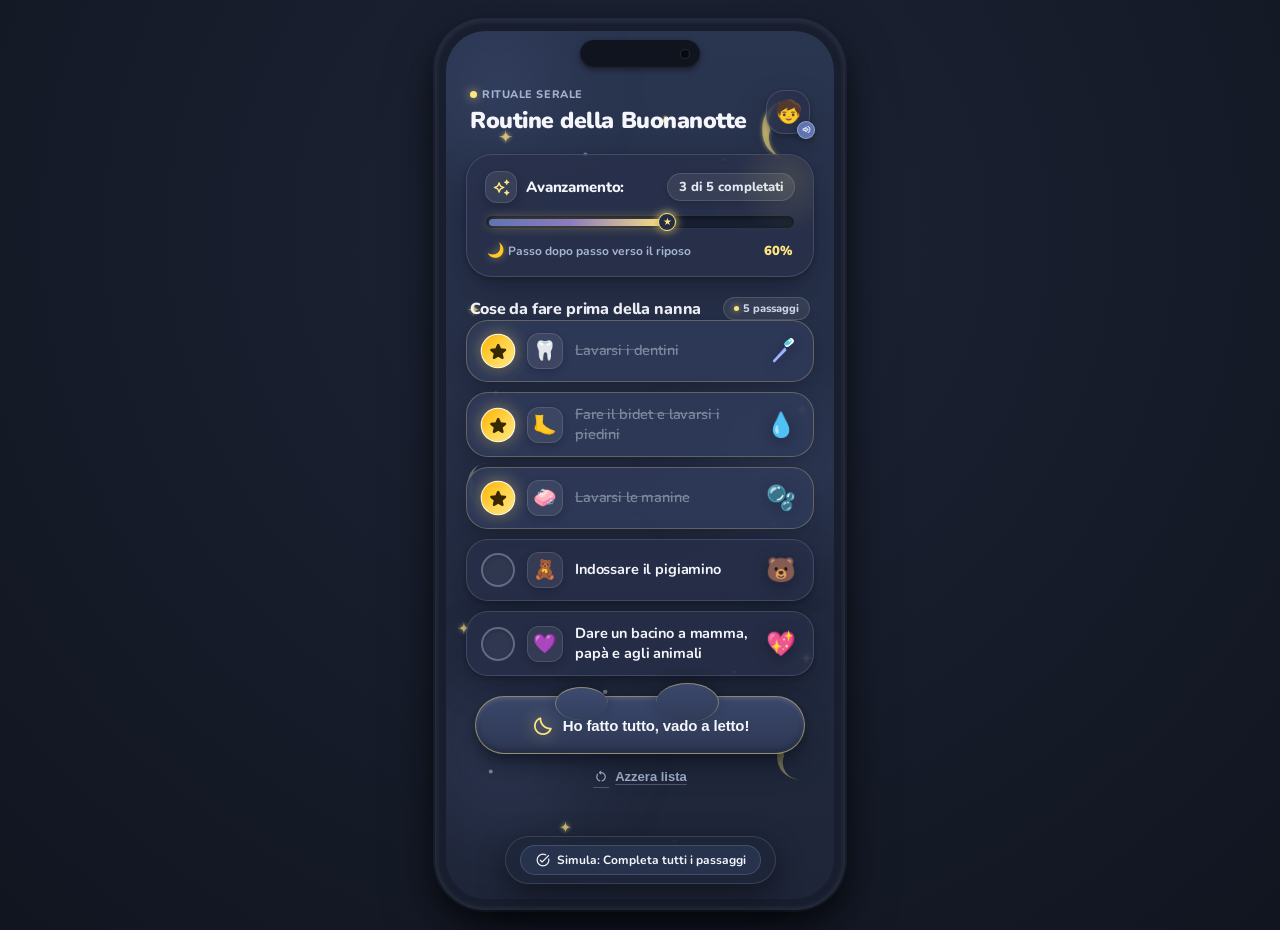
<file: index.html>
<!DOCTYPE html>
<html lang="it">

<head>
  <meta charset="UTF-8">
  <meta name="viewport"
    content="width=device-width, initial-scale=1.0, maximum-scale=1.0, user-scalable=no, viewport-fit=cover">
  <title>Routine della Buonanotte - Design Alta Fedeltà</title>

  <!-- Google Fonts: Nunito -->
  <link rel="preconnect" href="https://fonts.googleapis.com">
  <link rel="preconnect" href="https://fonts.gstatic.com" crossorigin>
  <link href="https://fonts.googleapis.com/css2?family=Nunito:wght@400;500;600;700;800;900&display=swap"
    rel="stylesheet">

  <!-- Material Symbols Rounded -->
  <link rel="stylesheet"
    href="https://fonts.googleapis.com/css2?family=Material+Symbols+Rounded:opsz,wght,FILL,GRAD@20..48,100..700,0..1,-50..200" />

  <!-- Main Stylesheet -->
  <link rel="stylesheet" href="style.css">
</head>

<body>

  <!-- Phone Shell Container (390 x 844 iPhone display) -->
  <div class="device-shell" id="deviceShell">

    <!-- iPhone Dynamic Island -->
    <div class="iphone-island">
      <div class="island-lens"></div>
    </div>

    <!-- Inside Screen Surface -->
    <div class="app-screen" id="appScreen">

      <!-- Ambient Dreamy Background Atmosphere -->
      <div class="ambient-cloud cloud-top-left"></div>
      <div class="ambient-cloud cloud-middle-right"></div>
      <div class="ambient-cloud cloud-bottom-left"></div>

      <!-- Delicate Stars & Crescent Moons SVG Pattern (Warm & Velvety Bedtime Glow) -->
      <svg class="celestial-pattern" xmlns="http://www.w3.org/2000/svg" viewBox="0 0 390 844">
        <defs>
          <!-- Soft warm glow filter -->
          <filter id="softGlow" x="-30%" y="-30%" width="160%" height="160%">
            <feGaussianBlur stdDeviation="2" result="blur" />
            <feComposite in="SourceGraphic" in2="blur" operator="over" />
          </filter>
        </defs>

        <!-- Top Right Soft Crescent Moon -->
        <path d="M345 55 A 28 28 0 0 0 318 85 A 28 28 0 0 0 345 115 A 22 22 0 0 1 326 85 A 22 22 0 0 1 345 55 Z"
          fill="#FFE680" fill-opacity="0.6" filter="url(#softGlow)" />

        <!-- Middle Left Fluffy Little Crescent Moon -->
        <path d="M42 420 A 20 20 0 0 0 22 442 A 20 20 0 0 0 42 464 A 15 15 0 0 1 28 442 A 15 15 0 0 1 42 420 Z"
          fill="#FFF6D1" fill-opacity="0.4" />

        <!-- Lower Right Gentle Moon -->
        <path d="M355 690 A 22 22 0 0 0 333 714 A 22 22 0 0 0 355 738 A 17 17 0 0 1 340 714 A 17 17 0 0 1 355 690 Z"
          fill="#FFE680" fill-opacity="0.45" />

        <!-- Twinkling 4-point Stars across the sky -->
        <g fill="#FFE680" fill-opacity="0.75" filter="url(#softGlow)">
          <!-- Star 1 -->
          <path d="M60 85 Q60 92 53 92 Q60 92 60 99 Q60 92 67 92 Q60 92 60 85 Z" />
          <!-- Star 2 -->
          <path d="M220 70 Q220 76 215 76 Q220 76 220 82 Q220 76 225 76 Q220 76 220 70 Z" fill-opacity="0.85" />
          <!-- Star 3 -->
          <path d="M315 160 Q315 165 310 165 Q315 165 315 170 Q315 165 320 165 Q315 165 315 160 Z" />
          <!-- Star 4 -->
          <path d="M28 260 Q28 266 22 266 Q28 266 28 272 Q28 266 34 266 Q28 266 28 260 Z" />
          <!-- Star 5 -->
          <path d="M358 360 Q358 366 352 366 Q358 366 358 372 Q358 366 364 366 Q358 366 358 360 Z" />
          <!-- Star 6 -->
          <path d="M18 580 Q18 586 12 586 Q18 586 18 592 Q18 586 24 586 Q18 586 18 580 Z" />
          <!-- Star 7 -->
          <path d="M362 610 Q362 616 356 616 Q362 616 362 622 Q362 616 368 616 Q362 616 362 610 Z" />
          <!-- Star 8 -->
          <path d="M120 780 Q120 786 114 786 Q120 786 120 792 Q120 786 126 786 Q120 786 120 780 Z" />
        </g>

        <!-- Delicate Little Round Dot Stars (Pearlescent White with Low Opacity) -->
        <g fill="#FFFFFF" fill-opacity="0.45">
          <circle cx="140" cy="110" r="2" />
          <circle cx="280" cy="115" r="1.5" />
          <circle cx="85" cy="190" r="2.5" fill="#FFE680" fill-opacity="0.55" />
          <circle cx="340" cy="270" r="1.5" />
          <circle cx="50" cy="350" r="2" />
          <circle cx="330" cy="480" r="2" fill="#FFE680" fill-opacity="0.5" />
          <circle cx="75" cy="510" r="1.5" />
          <circle cx="160" cy="650" r="2.2" fill-opacity="0.5" />
          <circle cx="290" cy="630" r="1.5" />
          <circle cx="45" cy="730" r="2" />
          <circle cx="230" cy="800" r="1.8" />
        </g>
      </svg>

      <!-- Toast Feedback -->
      <div class="toast-pill" id="toastPill">
        <span>✨</span>
        <span id="toastText">Passaggio completato!</span>
      </div>

      <!-- Confetti Particles Canvas -->
      <canvas id="confetti-canvas"></canvas>

      <!-- Main Scrollable Screen Content -->
      <div class="screen-content">

        <!-- 1. HEADER SECTION -->
        <header class="header-bar">
          <div class="header-title-wrap">
            <div class="header-tag">
              <span class="pulse-dot"></span>
              <span>Rituale serale</span>
            </div>
            <h1 class="header-title">
              <span>Routine della Buonanotte</span>
            </h1>
          </div>

          <!-- Profile Icon Button -->
          <button class="profile-btn" id="profileBtn" title="Profilo bimbo" aria-label="Profilo">
            <span class="profile-avatar-emoji">🧒</span>
            <div class="audio-toggle-btn" id="audioToggleBtn" title="Attiva/Disattiva suoni ninna nanna">
              <span class="material-symbols-rounded" style="font-size: 11px;">volume_up</span>
            </div>
          </button>
        </header>

        <!-- 2. CARD DI AVANZAMENTO -->
        <section class="progress-card" aria-label="Stato di avanzamento routine">
          <div class="progress-header">
            <div class="progress-label-wrap">
              <div class="progress-icon-badge">
                <span class="material-symbols-rounded" style="font-size: 19px;">auto_awesome</span>
              </div>
              <span class="progress-title">Avanzamento:</span>
            </div>
            <span class="progress-fraction" id="progressRatio">3 di 5 completati</span>
          </div>

          <!-- Progress Bar Track -->
          <div class="progress-bar-track">
            <div class="progress-bar-fill" id="progressBarFill" style="width: 60%;">
              <div class="progress-star-indicator">★</div>
            </div>
          </div>

          <!-- Progress Subtitle / Percentage -->
          <div class="progress-footer">
            <div class="hint">
              <span class="symbol">🌙</span>
              <span>Passo dopo passo verso il riposo</span>
            </div>
            <span class="progress-percent-text" id="progressPercent">60%</span>
          </div>
        </section>

        <!-- 3. SEZIONE: COSE DA FARE PRIMA DELLA NANNA -->
        <section class="routine-section" aria-label="Lista delle cose da fare">
          <div class="section-header">
            <h2 class="section-title">Cose da fare prima della nanna</h2>
            <div class="section-count-chip">
              <span class="dot"></span>
              <span>5 passaggi</span>
            </div>
          </div>

          <!-- Exactly 5 Steps Checklist -->
          <div class="routine-list" id="routineList">

            <!-- 1. Lavarsi i dentini (checked in giallo) -->
            <div class="task-card is-checked" data-id="1">
              <div class="custom-checkbox checked">
                <span class="material-symbols-rounded star-icon">star</span>
              </div>
              <div class="task-leading-icon">
                <span>🦷</span>
              </div>
              <span class="task-text">Lavarsi i dentini</span>
              <!-- 3D Toothbrush sticker -->
              <div class="task-sticker-wrap" title="Spazzolino da denti">
                <svg class="svg-3d-sticker" viewBox="0 0 40 40" fill="none" xmlns="http://www.w3.org/2000/svg">
                  <!-- Handle -->
                  <path d="M10 32 C9 33 11 35 12 34 L26 18 C27 17 25 15 24 16 L10 32 Z" fill="#7E9DFE" />
                  <path d="M12 34 L27 19 L25 17 L10 32 Z" fill="#9FB5FF" />
                  <!-- Brush head -->
                  <rect x="23" y="11" width="13" height="7" rx="3.5" transform="rotate(-40 23 11)" fill="#FFFFFF" />
                  <!-- Paste / Bristles -->
                  <ellipse cx="29" cy="9" rx="5" ry="2.8" transform="rotate(-40 29 9)" fill="#4DD0E1" />
                  <circle cx="31" cy="7" r="1.5" fill="#E0F7FA" />
                </svg>
              </div>
            </div>

            <!-- 2. Fare il bidet e lavarsi i piedini (checked in giallo) -->
            <div class="task-card is-checked" data-id="2">
              <div class="custom-checkbox checked">
                <span class="material-symbols-rounded star-icon">star</span>
              </div>
              <div class="task-leading-icon">
                <span>🦶</span>
              </div>
              <span class="task-text">Fare il bidet e lavarsi i piedini</span>
              <!-- 3D Water Droplet sticker -->
              <div class="task-sticker-wrap" title="Goccia d'acqua">
                <span class="sticker-emoji">💧</span>
              </div>
            </div>

            <!-- 3. Lavarsi le manine (checked in giallo) -->
            <div class="task-card is-checked" data-id="3">
              <div class="custom-checkbox checked">
                <span class="material-symbols-rounded star-icon">star</span>
              </div>
              <div class="task-leading-icon">
                <span>🧼</span>
              </div>
              <span class="task-text">Lavarsi le manine</span>
              <!-- 3D Soap Bubbles sticker -->
              <div class="task-sticker-wrap" title="Bolle di sapone">
                <span class="sticker-emoji">🫧</span>
              </div>
            </div>

            <!-- 4. Indossare il pigiamino (unchecked) -->
            <div class="task-card" data-id="4">
              <div class="custom-checkbox unchecked"></div>
              <div class="task-leading-icon">
                <span>🧸</span>
              </div>
              <span class="task-text">Indossare il pigiamino</span>
              <!-- 3D Adorable Teddy Bear with nightcap sticker -->
              <div class="task-sticker-wrap" title="Orsetto con berretto da notte">
                <span class="sticker-emoji">🐻</span>
              </div>
            </div>

            <!-- 5. Dare un bacino a mamma, papà e agli animali (unchecked) -->
            <div class="task-card" data-id="5">
              <div class="custom-checkbox unchecked"></div>
              <div class="task-leading-icon">
                <span>💜</span>
              </div>
              <span class="task-text">Dare un bacino a mamma, papà e agli animali</span>
              <!-- 3D Heart with sparkles sticker -->
              <div class="task-sticker-wrap" title="Dolce cuoricino">
                <span class="sticker-emoji">💖</span>
              </div>
            </div>

          </div>
        </section>

        <!-- 4. PULSANTI D'AZIONE -->
        <section class="actions-section" aria-label="Azioni della routine">
          <!-- Main Cloud Shape Button -->
          <button class="cloud-btn" id="btnCompleteAll" type="button">
            <span class="material-symbols-rounded cloud-btn-icon">bedtime</span>
            <span class="cloud-btn-text">Ho fatto tutto, vado a letto!</span>
          </button>

          <!-- Secondary Reset Button -->
          <button class="reset-btn" id="btnResetList" type="button">
            <span class="material-symbols-rounded">restart_alt</span>
            <span>Azzera lista</span>
          </button>
        </section>

        <!-- 5. CARD FINALE DELLA STORIA (Si sblocca e compare con la voce) -->
        <section class="story-card story-locked" id="storyCard" aria-label="Favoletta della buonanotte">
          <div class="story-header">
            <div class="story-title-badge">
              <span class="material-symbols-rounded book-icon">menu_book</span>
              <span class="story-title">Mini-storia della Buonanotte (1 min)</span>
            </div>
            <div class="story-moon-badge" title="Dolce luna">
              <span>🌙</span>
            </div>
          </div>

          <!-- Story Narrative Box -->
          <div class="story-body">
            <div class="story-character-tag">
              <span>🦊</span>
              <span>La volpe Nocciola</span>
              <!-- Indicatore voce narrante in corso -->
              <span class="voice-status-badge" id="voiceStatusBadge">
                <span class="pulse-audio-dot"></span>
                <span>Lettura in corso...</span>
              </span>
            </div>
            <p class="story-text" id="storyParagraph">
              «C'era una volta una piccola volpe di nome Nocciola che guardava le stelle brillare nel cielo d'argento.
              S'addormentò presto, sognando di volare oltre le nuvole!»
            </p>

            <!-- Unico controllo audio essenziale: Ferma / Riascolta lettura -->
            <div class="story-audio-controls">
              <button class="voice-ctrl-btn" id="btnVoiceControl" type="button"
                title="Ferma o riprendi la lettura della favola">
                <span class="material-symbols-rounded" id="voiceCtrlIcon">stop_circle</span>
                <span id="btnVoiceControlText">Ferma lettura</span>
              </button>
            </div>
          </div>

          <!-- Congratulatory Celebration Box -->
          <div class="celebration-box">
            <div class="celebration-icon">
              <span>⭐</span>
            </div>
            <p class="celebration-text">
              Bravissimo! Ora sei pronto per fare sogni bellissimi.
            </p>
          </div>
        </section>

      </div>
    </div>
  </div>

  <!-- Desktop Preview Toolbar (pulita e senza pulsanti audio ridondanti) -->
  <div class="preview-toolbar">
    <button class="toolbar-btn" id="quickCompleteBtn">
      <span class="material-symbols-rounded" style="font-size: 16px;">task_alt</span>
      <span>Simula: Completa tutti i passaggi</span>
    </button>
  </div>

  <!-- Main JavaScript Logic -->
  <script src="script.js"></script>
</body>

</html>
</file>
<file: style.css>
:root {
  --bg-top: #2A3550;
  --bg-bottom: #1E2538;
  --text-main: #F4F6FB;
  --text-muted: #A6B4CE;
  --text-done: #7B8A9E;
  --glass-surface: rgba(40, 48, 75, 0.7);
  --glass-surface-hover: rgba(48, 58, 90, 0.78);
  --glass-surface-active: rgba(54, 65, 100, 0.86);
  --glass-border: rgba(220, 230, 255, 0.15);
  --glass-border-hover: rgba(255, 230, 128, 0.3);
  --glass-shadow: 0 14px 34px -8px rgba(10, 14, 25, 0.5), 0 2px 6px rgba(0, 0, 0, 0.25);
  --glass-shadow-hover: 0 18px 40px -6px rgba(10, 14, 25, 0.6), 0 4px 10px rgba(0, 0, 0, 0.3);
  --gold-primary: #FFE680;
  --gold-secondary: #FFD568;
  --gold-glow: 0 0 16px rgba(255, 230, 128, 0.45);
  --nightcap-blue: #8C9EFF;
}

* {
  box-sizing: border-box;
  margin: 0;
  padding: 0;
  -webkit-tap-highlight-color: transparent;
}

body {
  font-family: 'Nunito', -apple-system, BlinkMacSystemFont, sans-serif;
  min-height: 100vh;
  color: var(--text-main);
  background: radial-gradient(circle at 50% 25%, #1D2436 0%, #111520 100%);
  display: flex;
  justify-content: center;
  align-items: center;
  padding: 20px 10px;
  overflow-x: hidden;
  user-select: none;
}

/* Device wrapper for Desktop showcase (iPhone 390 x 844) */
.device-shell {
  width: 100%;
  max-width: 410px;
  min-height: 844px;
  height: 890px;
  border-radius: 50px;
  background: #181E2E;
  padding: 11px;
  box-shadow: 
    0 25px 60px -12px rgba(0, 0, 0, 0.65),
    0 10px 24px rgba(0, 0, 0, 0.45),
    inset 0 0 4px 2px rgba(255, 255, 255, 0.08),
    0 0 0 2px rgba(60, 75, 110, 0.4);
  position: relative;
  display: flex;
  flex-direction: column;
  animation: floatApp 8s ease-in-out infinite alternate;
}

@keyframes floatApp {
  0% { transform: translateY(0px); }
  100% { transform: translateY(-6px); }
}

/* Phone Notch / Dynamic Island */
.iphone-island {
  width: 120px;
  height: 28px;
  background: #0f141f;
  border-radius: 20px;
  position: absolute;
  top: 20px;
  left: 50%;
  transform: translateX(-50%);
  z-index: 100;
  box-shadow: inset 0 -1px 2px rgba(255, 255, 255, 0.08), 0 2px 6px rgba(0, 0, 0, 0.4);
  display: flex;
  align-items: center;
  justify-content: flex-end;
  padding: 0 10px;
}

.island-lens {
  width: 10px;
  height: 10px;
  border-radius: 50%;
  background: #070a10;
  border: 1px solid rgba(255, 255, 255, 0.12);
}

/* The Main App Canvas (matches requested iPhone 390x844 canvas) */
.app-screen {
  width: 100%;
  height: 100%;
  border-radius: 40px;
  background: linear-gradient(180deg, var(--bg-top) 0%, #242D44 48%, var(--bg-bottom) 100%);
  position: relative;
  overflow-y: auto;
  overflow-x: hidden;
  display: flex;
  flex-direction: column;
  scrollbar-width: none;
}

.app-screen::-webkit-scrollbar {
  display: none;
}

/* Soft Dreamy Pattern Background (Stars & Moons) */
.celestial-pattern {
  position: absolute;
  top: 0;
  left: 0;
  width: 100%;
  height: 100%;
  pointer-events: none;
  z-index: 0;
  opacity: 0.92;
}

/* Fluffy Soft Clouds Background Elements */
.ambient-cloud {
  position: absolute;
  background: radial-gradient(circle, rgba(95, 115, 165, 0.22) 0%, rgba(65, 80, 125, 0.08) 50%, rgba(42, 53, 80, 0) 75%);
  filter: blur(28px);
  border-radius: 50%;
  pointer-events: none;
  z-index: 0;
}

.cloud-top-left {
  width: 220px;
  height: 200px;
  top: -40px;
  left: -60px;
}

.cloud-middle-right {
  width: 250px;
  height: 220px;
  top: 320px;
  right: -80px;
}

.cloud-bottom-left {
  width: 260px;
  height: 240px;
  bottom: 20px;
  left: -70px;
}

/* Content Area */
.screen-content {
  position: relative;
  z-index: 10;
  padding: 56px 20px 36px 20px;
  display: flex;
  flex-direction: column;
  gap: 16px;
}

/* 1. HEADER SECTION */
.header-bar {
  display: flex;
  align-items: center;
  justify-content: space-between;
  margin-bottom: 2px;
  padding: 0 4px;
}

.header-title-wrap {
  display: flex;
  flex-direction: column;
}

.header-tag {
  display: inline-flex;
  align-items: center;
  gap: 5px;
  font-size: 11px;
  font-weight: 800;
  letter-spacing: 0.05em;
  text-transform: uppercase;
  color: #A3B3CF;
  margin-bottom: 3px;
}

.header-tag .pulse-dot {
  width: 7px;
  height: 7px;
  border-radius: 50%;
  background: var(--gold-primary);
  box-shadow: 0 0 10px rgba(255, 230, 128, 0.8);
  animation: pulseGlow 2s infinite ease-in-out;
}

@keyframes pulseGlow {
  0%, 100% { transform: scale(1); opacity: 0.9; }
  50% { transform: scale(1.3); opacity: 1; }
}

.header-title {
  font-size: 23px;
  font-weight: 900;
  letter-spacing: -0.02em;
  color: var(--text-main);
  display: flex;
  align-items: center;
  gap: 6px;
}

.profile-btn {
  width: 44px;
  height: 44px;
  border-radius: 18px;
  background: var(--glass-surface);
  backdrop-filter: blur(14px);
  -webkit-backdrop-filter: blur(14px);
  border: 1px solid var(--glass-border);
  box-shadow: var(--glass-shadow);
  display: flex;
  align-items: center;
  justify-content: center;
  cursor: pointer;
  transition: all 0.25s cubic-bezier(0.34, 1.56, 0.64, 1);
  position: relative;
}

.profile-btn:hover {
  transform: scale(1.06);
  background: var(--glass-surface-hover);
  border-color: var(--glass-border-hover);
  box-shadow: var(--glass-shadow-hover);
}

.profile-btn:active {
  transform: scale(0.94);
}

.profile-avatar-emoji {
  font-size: 22px;
  line-height: 1;
}

/* Audio Mute/Unmute Lullaby Toggle */
.audio-toggle-btn {
  position: absolute;
  bottom: -6px;
  right: -6px;
  width: 18px;
  height: 18px;
  border-radius: 50%;
  background: #6074B2;
  color: #FFFFFF;
  font-size: 10px;
  display: flex;
  align-items: center;
  justify-content: center;
  border: 1.5px solid rgba(255, 255, 255, 0.35);
  box-shadow: 0 2px 6px rgba(0, 0, 0, 0.3);
}

/* 2. CARD DI AVANZAMENTO */
.progress-card {
  background: var(--glass-surface);
  backdrop-filter: blur(20px);
  -webkit-backdrop-filter: blur(20px);
  border: 1px solid var(--glass-border);
  border-radius: 26px;
  padding: 16px 18px;
  box-shadow: var(--glass-shadow);
  display: flex;
  flex-direction: column;
  gap: 12px;
  position: relative;
  overflow: hidden;
  transition: transform 0.3s ease, box-shadow 0.3s ease, border-color 0.3s ease;
}

.progress-card:hover {
  box-shadow: var(--glass-shadow-hover);
  border-color: rgba(255, 230, 128, 0.25);
}

.progress-card::after {
  content: '';
  position: absolute;
  top: -30px;
  right: -30px;
  width: 110px;
  height: 110px;
  background: radial-gradient(circle, rgba(255, 230, 128, 0.12) 0%, rgba(255, 230, 128, 0) 70%);
  pointer-events: none;
}

.progress-header {
  display: flex;
  align-items: center;
  justify-content: space-between;
}

.progress-label-wrap {
  display: flex;
  align-items: center;
  gap: 9px;
}

.progress-icon-badge {
  width: 32px;
  height: 32px;
  border-radius: 12px;
  background: rgba(255, 255, 255, 0.08);
  border: 1px solid rgba(255, 255, 255, 0.12);
  box-shadow: 0 4px 10px rgba(0, 0, 0, 0.2);
  display: flex;
  align-items: center;
  justify-content: center;
  color: var(--gold-primary);
}

.progress-title {
  font-size: 15px;
  font-weight: 800;
  color: var(--text-main);
  letter-spacing: -0.01em;
}

.progress-fraction {
  font-size: 13px;
  font-weight: 800;
  color: #E2E8F0;
  background: rgba(255, 255, 255, 0.08);
  padding: 4px 11px;
  border-radius: 30px;
  border: 1px solid rgba(255, 255, 255, 0.12);
  box-shadow: 0 2px 6px rgba(0, 0, 0, 0.15);
}

/* Progress bar track */
.progress-bar-track {
  width: 100%;
  height: 14px;
  background: rgba(18, 24, 38, 0.65);
  border-radius: 100px;
  padding: 2.5px;
  border: 1px solid rgba(255, 255, 255, 0.09);
  box-shadow: inset 0 2px 4px rgba(0, 0, 0, 0.4);
  position: relative;
}

.progress-bar-fill {
  height: 100%;
  background: linear-gradient(90deg, #6074B2 0%, #8C7CBE 45%, #FFE680 100%);
  border-radius: 100px;
  width: 60%;
  transition: width 0.6s cubic-bezier(0.34, 1.56, 0.64, 1);
  box-shadow: 0 0 12px rgba(255, 230, 128, 0.4);
  position: relative;
  display: flex;
  align-items: center;
  justify-content: flex-end;
}

.progress-star-indicator {
  width: 18px;
  height: 18px;
  position: absolute;
  right: -6px;
  background: #232C42;
  border-radius: 50%;
  box-shadow: 0 2px 6px rgba(0, 0, 0, 0.3), 0 0 10px #FFE680;
  border: 1px solid #FFE680;
  display: flex;
  align-items: center;
  justify-content: center;
  font-size: 10px;
  color: #FFE680;
}

.progress-footer {
  display: flex;
  align-items: center;
  justify-content: space-between;
  font-size: 12px;
  font-weight: 700;
  color: var(--text-muted);
  padding: 0 2px;
}

.progress-footer .hint {
  display: flex;
  align-items: center;
  gap: 4px;
}

.progress-footer .hint span.symbol {
  color: var(--gold-primary);
  font-size: 14px;
  filter: drop-shadow(0 0 4px rgba(255, 230, 128, 0.5));
}

.progress-percent-text {
  color: #FFE680;
  font-size: 13px;
  font-weight: 900;
}

/* 3. SEZIONE COSE DA FARE PRIMA DELLA NANNA */
.section-header {
  display: flex;
  align-items: center;
  justify-content: space-between;
  padding: 4px 4px 0 4px;
}

.section-title {
  font-size: 16px;
  font-weight: 800;
  color: var(--text-main);
  letter-spacing: -0.01em;
}

.section-count-chip {
  font-size: 11px;
  font-weight: 800;
  color: #CCD6E8;
  background: rgba(255, 255, 255, 0.08);
  backdrop-filter: blur(8px);
  -webkit-backdrop-filter: blur(8px);
  padding: 3px 10px;
  border-radius: 20px;
  border: 1px solid rgba(255, 255, 255, 0.12);
  display: flex;
  align-items: center;
  gap: 4px;
}

.section-count-chip .dot {
  width: 5px;
  height: 5px;
  background: var(--gold-primary);
  box-shadow: 0 0 6px rgba(255, 230, 128, 0.7);
  border-radius: 50%;
}

/* Checklist Cards Container */
.routine-list {
  display: flex;
  flex-direction: column;
  gap: 10px;
}

/* Task Item Pill Card */
.task-card {
  background: var(--glass-surface);
  backdrop-filter: blur(16px);
  -webkit-backdrop-filter: blur(16px);
  border: 1px solid var(--glass-border);
  border-radius: 22px;
  padding: 12px 14px;
  box-shadow: var(--glass-shadow);
  display: flex;
  align-items: center;
  gap: 12px;
  cursor: pointer;
  position: relative;
  transition: all 0.28s cubic-bezier(0.34, 1.3, 0.64, 1);
  overflow: hidden;
}

.task-card:hover {
  background: var(--glass-surface-hover);
  border-color: var(--glass-border-hover);
  transform: translateY(-2px);
  box-shadow: var(--glass-shadow-hover);
}

.task-card:active {
  transform: scale(0.985);
}

/* Checked State */
.task-card.is-checked {
  background: rgba(48, 58, 90, 0.85);
  border-color: rgba(255, 230, 128, 0.26);
  box-shadow: 0 8px 24px -6px rgba(10, 14, 25, 0.45);
}

.task-card.is-checked .task-text {
  color: var(--text-done);
  text-decoration: line-through;
  text-decoration-color: rgba(123, 138, 158, 0.6);
  font-weight: 600;
}

/* Custom Checkbox */
.custom-checkbox {
  width: 34px;
  height: 34px;
  border-radius: 50%;
  flex-shrink: 0;
  display: flex;
  align-items: center;
  justify-content: center;
  transition: all 0.3s cubic-bezier(0.34, 1.56, 0.64, 1);
  position: relative;
}

/* Empty state */
.custom-checkbox.unchecked {
  border: 2px solid rgba(215, 225, 250, 0.3);
  background: rgba(255, 255, 255, 0.05);
  box-shadow: inset 0 2px 4px rgba(0, 0, 0, 0.15);
}

.task-card:hover .custom-checkbox.unchecked {
  border-color: var(--gold-primary);
  background: rgba(255, 230, 128, 0.1);
  transform: scale(1.05);
}

/* Checked state: Soft warm golden star badge */
.custom-checkbox.checked {
  background: linear-gradient(135deg, #FFB300 0%, #FFD54F 55%, #FFE680 100%);
  box-shadow: var(--gold-glow), 0 2px 8px rgba(0, 0, 0, 0.25);
  border: 1.5px solid rgba(255, 255, 255, 0.9);
  transform: scale(1.02);
}

.custom-checkbox.checked .star-icon {
  color: #382800;
  font-size: 20px;
  font-variation-settings: 'FILL' 1, 'wght' 700;
  animation: popStar 0.4s cubic-bezier(0.34, 1.56, 0.64, 1);
}

@keyframes popStar {
  0% { transform: scale(0.4) rotate(-30deg); opacity: 0; }
  70% { transform: scale(1.25) rotate(10deg); }
  100% { transform: scale(1) rotate(0deg); opacity: 1; }
}

/* Task Left Leading Icon (soft squircle) */
.task-leading-icon {
  width: 36px;
  height: 36px;
  border-radius: 12px;
  background: rgba(255, 255, 255, 0.07);
  border: 1px solid rgba(255, 255, 255, 0.12);
  display: flex;
  align-items: center;
  justify-content: center;
  font-size: 19px;
  flex-shrink: 0;
  box-shadow: 0 3px 8px rgba(0, 0, 0, 0.2);
}

.task-text {
  flex: 1;
  font-size: 14.5px;
  font-weight: 700;
  color: var(--text-main);
  line-height: 1.35;
  letter-spacing: -0.01em;
  transition: all 0.25s ease;
}

/* 3D Theme Sticker on the Right */
.task-sticker-wrap {
  width: 36px;
  height: 36px;
  display: flex;
  align-items: center;
  justify-content: center;
  flex-shrink: 0;
  position: relative;
  transition: transform 0.3s cubic-bezier(0.34, 1.56, 0.64, 1);
}

.task-card:hover .task-sticker-wrap {
  transform: scale(1.15) rotate(6deg);
}

.sticker-emoji {
  font-size: 24px;
  filter: drop-shadow(0 4px 8px rgba(0, 0, 0, 0.35));
  line-height: 1;
}

/* Specially rendered 3D SVG Toothbrush for task 1 */
.svg-3d-sticker {
  width: 32px;
  height: 32px;
  filter: drop-shadow(0 4px 6px rgba(0, 0, 0, 0.3));
}

/* 4. PULSANTI D'AZIONE */
.actions-section {
  display: flex;
  flex-direction: column;
  align-items: center;
  gap: 8px;
  margin-top: 4px;
}

/* Fluffy 3D Night Cloud Button */
.cloud-btn {
  width: 100%;
  max-width: 330px;
  height: 58px;
  position: relative;
  background: linear-gradient(180deg, #3A476A 0%, #2E3854 100%);
  border: 1.8px solid rgba(255, 230, 128, 0.45);
  border-radius: 40px;
  display: flex;
  align-items: center;
  justify-content: center;
  gap: 10px;
  cursor: pointer;
  box-shadow: 
    0 14px 28px -6px rgba(10, 14, 25, 0.6),
    0 4px 12px rgba(0, 0, 0, 0.25),
    inset 0 2px 4px rgba(255, 255, 255, 0.15),
    inset 0 -3px 6px rgba(15, 20, 32, 0.4);
  transition: all 0.3s cubic-bezier(0.34, 1.56, 0.64, 1);
  padding: 0 20px;
  z-index: 5;
}

/* Fluffy Cloud humps created with pseudo-elements */
.cloud-btn::before {
  content: '';
  position: absolute;
  top: -10px;
  left: 24%;
  width: 52px;
  height: 32px;
  background: linear-gradient(180deg, #3D4B70 0%, #343F5E 100%);
  border-radius: 50%;
  border-top: 1.8px solid rgba(255, 230, 128, 0.45);
  border-left: 1.5px solid rgba(255, 230, 128, 0.35);
  pointer-events: none;
  z-index: -1;
  box-shadow: 0 -4px 12px -2px rgba(10, 14, 25, 0.4);
}

.cloud-btn::after {
  content: '';
  position: absolute;
  top: -14px;
  right: 26%;
  width: 62px;
  height: 38px;
  background: linear-gradient(180deg, #3B486C 0%, #313B58 100%);
  border-radius: 50%;
  border-top: 1.8px solid rgba(255, 230, 128, 0.45);
  border-right: 1.5px solid rgba(255, 230, 128, 0.35);
  pointer-events: none;
  z-index: -1;
  box-shadow: 0 -5px 14px -2px rgba(10, 14, 25, 0.4);
}

.cloud-btn:hover {
  transform: translateY(-3px) scale(1.02);
  background: linear-gradient(180deg, #425178 0%, #333E5C 100%);
  box-shadow: 
    0 18px 34px -6px rgba(10, 14, 25, 0.7),
    0 0 20px rgba(255, 230, 128, 0.25),
    inset 0 2px 4px rgba(255, 255, 255, 0.25);
  border-color: rgba(255, 230, 128, 0.7);
}

.cloud-btn:active {
  transform: translateY(1px) scale(0.97);
  box-shadow: 
    0 8px 18px -4px rgba(10, 14, 25, 0.5),
    inset 0 1px 2px rgba(255, 255, 255, 0.2);
}

.cloud-btn-icon {
  font-size: 22px;
  color: var(--gold-primary);
  filter: drop-shadow(0 0 8px rgba(255, 230, 128, 0.7));
  animation: gentleBounce 2.5s infinite ease-in-out;
}

@keyframes gentleBounce {
  0%, 100% { transform: translateY(0); }
  50% { transform: translateY(-3px); }
}

.cloud-btn-text {
  font-size: 15px;
  font-weight: 900;
  color: var(--text-main);
  letter-spacing: -0.01em;
}

/* Secondary Reset Button */
.reset-btn {
  display: inline-flex;
  align-items: center;
  gap: 6px;
  background: transparent;
  border: none;
  font-size: 13px;
  font-weight: 700;
  color: #A3B3CF;
  cursor: pointer;
  padding: 6px 14px;
  border-radius: 20px;
  transition: all 0.2s ease;
  text-decoration: underline;
  text-underline-offset: 3px;
  text-decoration-color: rgba(163, 179, 207, 0.35);
}

.reset-btn:hover {
  color: var(--text-main);
  background: rgba(255, 255, 255, 0.08);
  text-decoration-color: var(--text-main);
}

.reset-btn:active {
  transform: scale(0.96);
}

.reset-btn .material-symbols-rounded {
  font-size: 16px;
}

/* 5. CARD FINALE DELLA STORIA */
.story-card {
  background: var(--glass-surface);
  backdrop-filter: blur(20px);
  -webkit-backdrop-filter: blur(20px);
  border: 1px solid var(--glass-border);
  border-radius: 26px;
  padding: 16px 18px;
  box-shadow: var(--glass-shadow);
  display: flex;
  flex-direction: column;
  gap: 12px;
  position: relative;
  overflow: hidden;
  margin-top: 2px;
  transition: border-color 0.3s ease, box-shadow 0.3s ease;
}

/* Stato iniziale bloccato/chiuso prima del click sul pulsante */
.story-card.story-locked {
  display: none;
  opacity: 0;
  transform: translateY(16px) scale(0.97);
}

/* Stato sbloccato attivo con transizione morbida serale */
.story-card.is-unlocked {
  display: flex;
  opacity: 1;
  transform: translateY(0) scale(1);
  animation: unlockStoryCard 0.65s cubic-bezier(0.34, 1.25, 0.64, 1) forwards;
  border-color: rgba(255, 230, 128, 0.45);
  box-shadow: 0 16px 40px -6px rgba(10, 14, 25, 0.6), 0 0 24px rgba(255, 230, 128, 0.15);
}

@keyframes unlockStoryCard {
  0% {
    opacity: 0;
    transform: translateY(22px) scale(0.95);
  }
  100% {
    opacity: 1;
    transform: translateY(0) scale(1);
  }
}

.story-card:hover {
  border-color: rgba(255, 230, 128, 0.35);
  box-shadow: var(--glass-shadow-hover);
}

.story-header {
  display: flex;
  align-items: center;
  justify-content: space-between;
}

.story-title-badge {
  display: inline-flex;
  align-items: center;
  gap: 7px;
  background: rgba(255, 255, 255, 0.08);
  padding: 5px 12px;
  border-radius: 20px;
  border: 1px solid rgba(255, 255, 255, 0.12);
  box-shadow: 0 2px 6px rgba(0, 0, 0, 0.2);
}

.story-title-badge .book-icon {
  font-size: 16px;
  color: var(--gold-primary);
}

.story-title {
  font-size: 13px;
  font-weight: 800;
  color: var(--text-main);
  letter-spacing: -0.01em;
}

.story-moon-badge {
  width: 32px;
  height: 32px;
  border-radius: 50%;
  background: linear-gradient(135deg, #FFF7CE 0%, #FFE57F 100%);
  display: flex;
  align-items: center;
  justify-content: center;
  font-size: 16px;
  box-shadow: 0 4px 14px rgba(255, 230, 128, 0.45);
  border: 1px solid rgba(255, 255, 255, 0.9);
  animation: floatMoon 4s ease-in-out infinite alternate;
}

@keyframes floatMoon {
  0% { transform: translateY(0) rotate(-5deg); }
  100% { transform: translateY(-4px) rotate(5deg); }
}

/* Favoletta Narrative */
.story-body {
  background: rgba(25, 31, 48, 0.65);
  border-radius: 18px;
  padding: 13px 14px;
  border: 1px solid rgba(255, 255, 255, 0.09);
  display: flex;
  flex-direction: column;
  gap: 8px;
}

.story-character-tag {
  display: flex;
  align-items: center;
  gap: 6px;
  font-size: 11px;
  font-weight: 800;
  color: var(--gold-primary);
}

/* Voice status badge */
.voice-status-badge {
  margin-left: auto;
  display: none;
  align-items: center;
  gap: 5px;
  font-size: 10.5px;
  font-weight: 800;
  color: var(--gold-primary);
  background: rgba(255, 230, 128, 0.12);
  border: 1px solid rgba(255, 230, 128, 0.35);
  padding: 3px 9px;
  border-radius: 20px;
}

.voice-status-badge.active {
  display: inline-flex;
}

.pulse-audio-dot {
  width: 6px;
  height: 6px;
  border-radius: 50%;
  background: var(--gold-primary);
  box-shadow: 0 0 6px var(--gold-primary);
  animation: pulseGlow 1.2s infinite ease-in-out;
}

.story-text {
  font-size: 13.5px;
  line-height: 1.6;
  color: #E2E8F0;
  font-weight: 600;
  font-style: italic;
}

/* Audio Controls in Story Box */
.story-audio-controls {
  display: flex;
  align-items: center;
  gap: 10px;
  margin-top: 4px;
}

.voice-ctrl-btn {
  display: inline-flex;
  align-items: center;
  gap: 7px;
  background: rgba(35, 44, 70, 0.85);
  border: 1.2px solid rgba(255, 230, 128, 0.35);
  color: var(--text-main);
  border-radius: 20px;
  padding: 7px 16px;
  font-family: inherit;
  font-size: 12.5px;
  font-weight: 800;
  cursor: pointer;
  transition: all 0.25s cubic-bezier(0.34, 1.56, 0.64, 1);
  box-shadow: 0 4px 12px rgba(0, 0, 0, 0.25);
}

.voice-ctrl-btn:hover {
  background: rgba(48, 60, 94, 0.95);
  border-color: rgba(255, 230, 128, 0.7);
  color: var(--gold-primary);
  transform: translateY(-2px);
  box-shadow: 0 6px 16px rgba(0, 0, 0, 0.35), 0 0 12px rgba(255, 230, 128, 0.2);
}

.voice-ctrl-btn:active {
  transform: scale(0.96);
}

.voice-ctrl-btn .material-symbols-rounded {
  font-size: 18px;
  color: var(--gold-primary);
}

/* Congratulation Celebration Box */
.celebration-box {
  background: linear-gradient(135deg, rgba(65, 54, 30, 0.65) 0%, rgba(48, 42, 28, 0.75) 100%);
  border: 1px solid rgba(255, 230, 128, 0.35);
  border-radius: 18px;
  padding: 12px 14px;
  display: flex;
  align-items: center;
  gap: 10px;
  box-shadow: 0 6px 18px -4px rgba(0, 0, 0, 0.4);
}

.celebration-icon {
  width: 32px;
  height: 32px;
  border-radius: 10px;
  background: linear-gradient(135deg, #FFB300 0%, #FFD54F 100%);
  display: flex;
  align-items: center;
  justify-content: center;
  font-size: 17px;
  flex-shrink: 0;
  box-shadow: var(--gold-glow);
  border: 1px solid rgba(255, 255, 255, 0.8);
}

.celebration-text {
  font-size: 12.5px;
  font-weight: 800;
  color: #FFF3D0;
  line-height: 1.35;
}

/* Confetti Canvas for Celebration */
#confetti-canvas {
  position: absolute;
  top: 0;
  left: 0;
  width: 100%;
  height: 100%;
  pointer-events: none;
  z-index: 99;
}

/* Interactive Toast Banner */
.toast-pill {
  position: absolute;
  top: 60px;
  left: 50%;
  transform: translateX(-50%) translateY(-30px);
  background: rgba(26, 33, 50, 0.94);
  backdrop-filter: blur(12px);
  border: 1px solid rgba(255, 230, 128, 0.3);
  color: var(--text-main);
  font-size: 12.5px;
  font-weight: 800;
  padding: 8px 18px;
  border-radius: 30px;
  box-shadow: 0 10px 25px rgba(0, 0, 0, 0.4);
  opacity: 0;
  pointer-events: none;
  transition: all 0.35s cubic-bezier(0.34, 1.56, 0.64, 1);
  z-index: 120;
  display: flex;
  align-items: center;
  gap: 6px;
}

.toast-pill.active {
  transform: translateX(-50%) translateY(0);
  opacity: 1;
}

/* Desktop Preview Toolbar */
.preview-toolbar {
  position: fixed;
  bottom: 16px;
  display: flex;
  gap: 10px;
  z-index: 200;
  background: rgba(30, 38, 58, 0.88);
  backdrop-filter: blur(14px);
  -webkit-backdrop-filter: blur(14px);
  padding: 8px 14px;
  border-radius: 40px;
  box-shadow: 0 10px 30px rgba(0, 0, 0, 0.45);
  border: 1px solid rgba(255, 255, 255, 0.12);
}

.toolbar-btn {
  background: rgba(42, 53, 80, 0.9);
  border: 1px solid rgba(255, 255, 255, 0.14);
  border-radius: 20px;
  padding: 6px 14px;
  font-family: inherit;
  font-size: 12px;
  font-weight: 700;
  color: var(--text-main);
  cursor: pointer;
  display: flex;
  align-items: center;
  gap: 6px;
  transition: all 0.2s ease;
}

.toolbar-btn:hover {
  background: rgba(55, 68, 102, 1);
  border-color: var(--gold-primary);
  color: var(--gold-primary);
}

/* Responsive Adaptation for actual mobile devices */
@media (max-width: 480px) {
  body {
    padding: 0;
    background: transparent;
  }
  .device-shell {
    max-width: 100vw;
    height: 100vh;
    min-height: 100vh;
    border-radius: 0;
    padding: 0;
    box-shadow: none;
    animation: none;
    border: none;
  }
  .iphone-island {
    display: none;
  }
  .app-screen {
    border-radius: 0;
  }
  .screen-content {
    padding-top: calc(env(safe-area-inset-top, 24px) + 16px);
    padding-bottom: calc(env(safe-area-inset-bottom, 24px) + 20px);
  }
  .preview-toolbar {
    display: none;
  }
}
</file>
